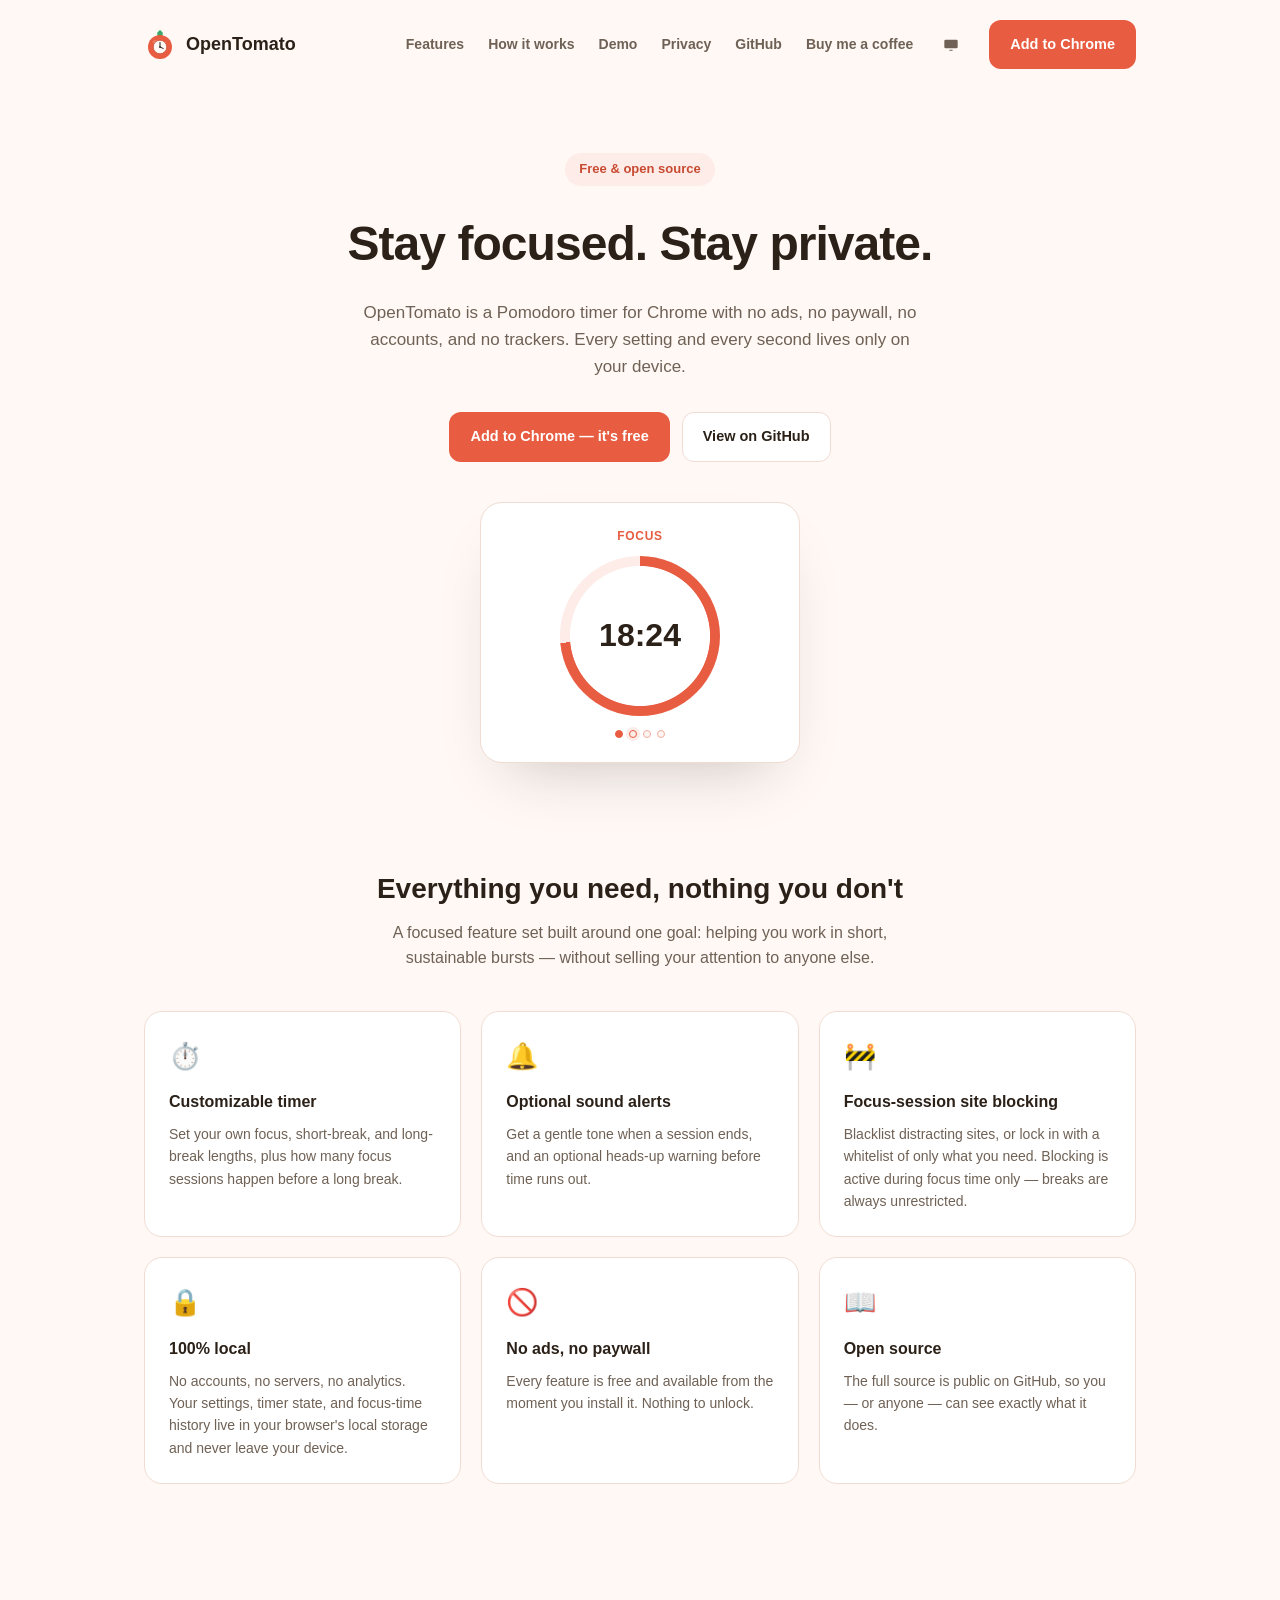
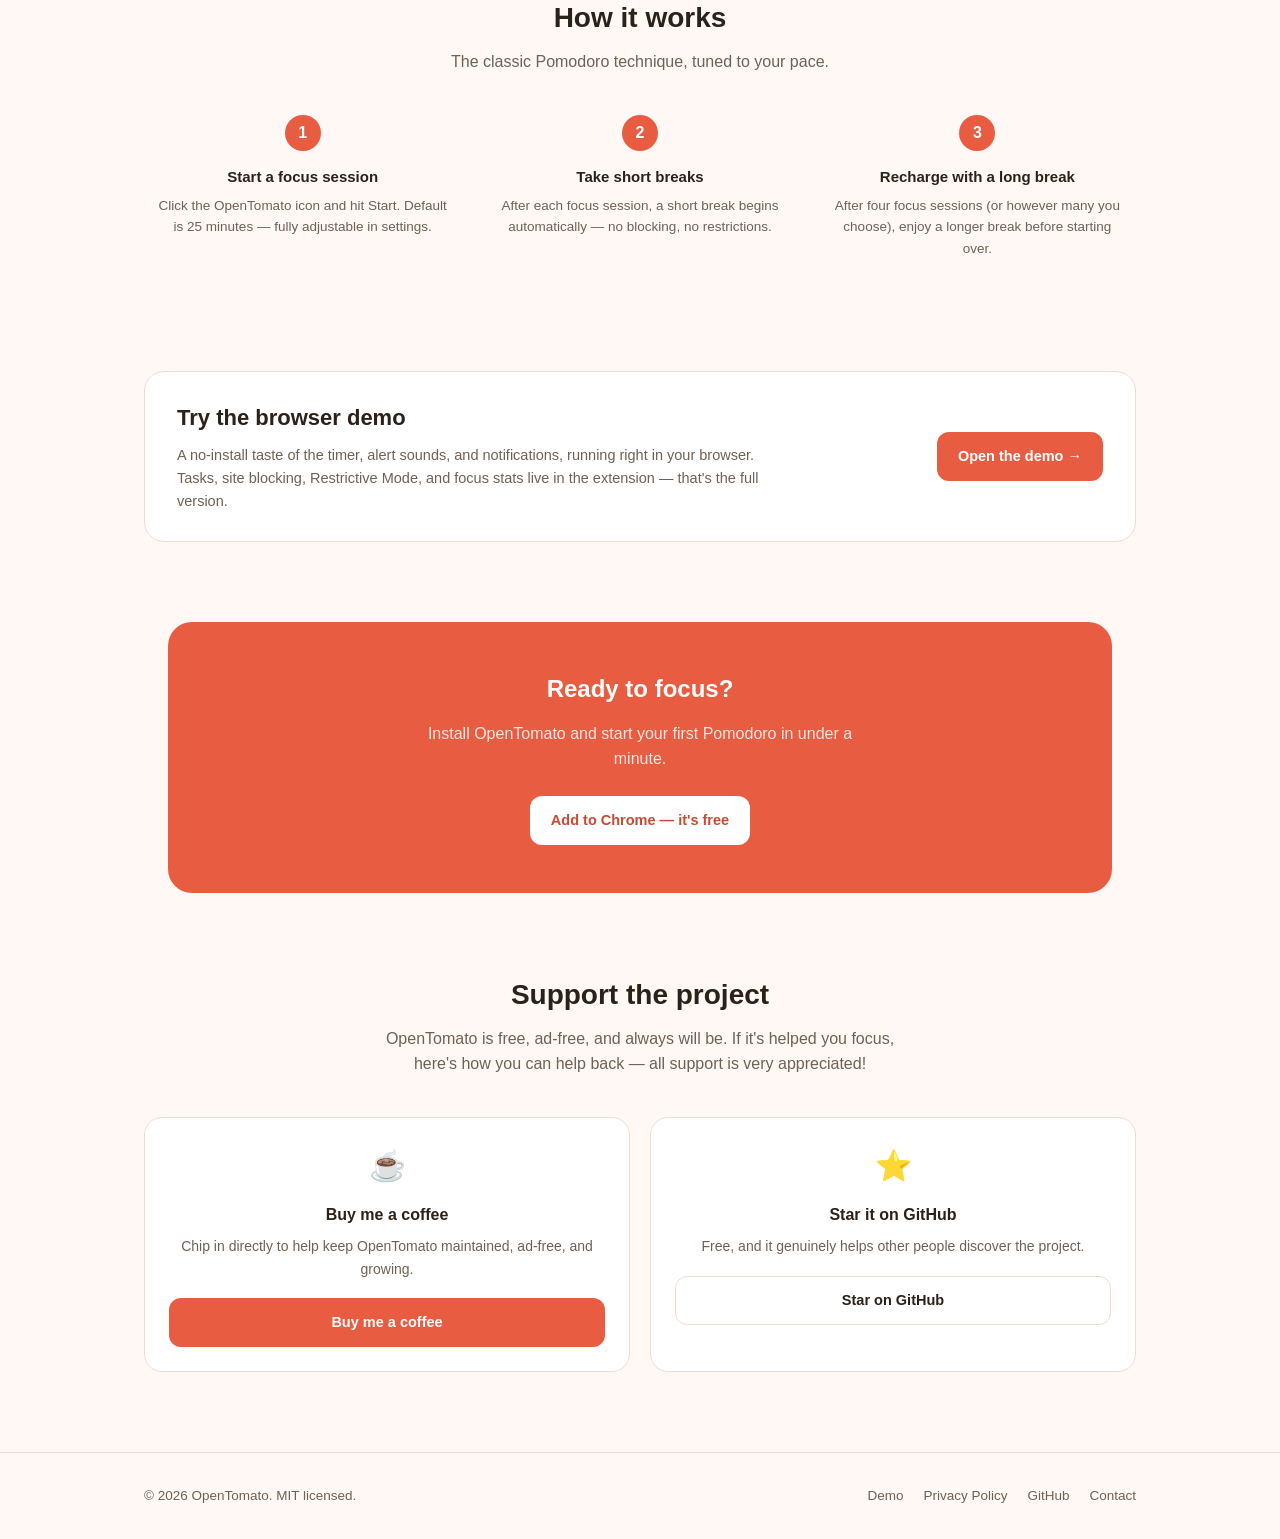
<file: index.html>
<!DOCTYPE html>
<html lang="en">
  <head>
    <meta charset="utf-8" />
    <meta name="viewport" content="width=device-width, initial-scale=1" />
    <title>OpenTomato — A privacy-first Pomodoro timer for Chrome</title>
    <meta
      name="description"
      content="OpenTomato is a free, open-source Pomodoro timer extension for Chrome with customizable timers, sound alerts, and focus-session site blocking. No ads, no accounts, no tracking."
    />
    <link rel="icon" href="assets/logo.svg" type="image/svg+xml" />
    <link rel="stylesheet" href="assets/style.css" />
    <script src="assets/theme.js"></script>
    <script src="assets/config.js"></script>
  </head>
  <body>
    <nav class="site-nav">
      <div class="container nav-inner">
        <a href="index.html" class="brand">
          <img src="assets/logo.svg" alt="" />
          OpenTomato
        </a>
        <div class="nav-links">
          <a href="#features">Features</a>
          <a href="#how-it-works">How it works</a>
          <a href="app.html">Demo</a>
          <a href="privacy.html">Privacy</a>
          <a href="https://github.com/cksarge/OpenTomato" target="_blank" rel="noopener">GitHub</a>
          <a href="https://buymeacoffee.com/cksarge" target="_blank" rel="noopener">Buy me a coffee</a>
          <button id="theme-toggle-btn" class="icon-btn" title="Toggle theme" aria-label="Toggle theme"></button>
          <!-- URL filled in from assets/config.js once OpenTomato is on the Web Store -->
          <a href="#" data-store-link class="btn btn-primary">Add to Chrome</a>
        </div>
      </div>
    </nav>

    <header class="hero">
      <div class="container">
        <span class="badge">Free &amp; open source</span>
        <h1>Stay focused. Stay private.</h1>
        <p class="lead">
          OpenTomato is a Pomodoro timer for Chrome with no ads, no paywall, no accounts, and no
          trackers. Every setting and every second lives only on your device.
        </p>
        <div class="hero-actions">
          <!-- URL filled in from assets/config.js once OpenTomato is on the Web Store -->
          <a href="#" data-store-link class="btn btn-primary">Add to Chrome — it's free</a>
          <a href="https://github.com/cksarge/OpenTomato" target="_blank" rel="noopener" class="btn btn-secondary"
            >View on GitHub</a
          >
        </div>

        <div class="hero-mockup" aria-hidden="true">
          <div class="mockup-phase">Focus</div>
          <div class="mockup-ring">18:24</div>
          <div class="mockup-dots">
            <span class="filled"></span>
            <span class="active"></span>
            <span></span>
            <span></span>
          </div>
        </div>
      </div>
    </header>

    <section class="section" id="features">
      <div class="container">
        <h2>Everything you need, nothing you don't</h2>
        <p class="section-lead">
          A focused feature set built around one goal: helping you work in short, sustainable
          bursts — without selling your attention to anyone else.
        </p>
        <div class="feature-grid">
          <div class="feature-card">
            <div class="icon">⏱️</div>
            <h3>Customizable timer</h3>
            <p>
              Set your own focus, short-break, and long-break lengths, plus how many focus
              sessions happen before a long break.
            </p>
          </div>
          <div class="feature-card">
            <div class="icon">🔔</div>
            <h3>Optional sound alerts</h3>
            <p>
              Get a gentle tone when a session ends, and an optional heads-up warning before time
              runs out.
            </p>
          </div>
          <div class="feature-card">
            <div class="icon">🚧</div>
            <h3>Focus-session site blocking</h3>
            <p>
              Blacklist distracting sites, or lock in with a whitelist of only what you need.
              Blocking is active during focus time only — breaks are always unrestricted.
            </p>
          </div>
          <div class="feature-card">
            <div class="icon">🔒</div>
            <h3>100% local</h3>
            <p>
              No accounts, no servers, no analytics. Your settings, timer state, and focus-time
              history live in your browser's local storage and never leave your device.
            </p>
          </div>
          <div class="feature-card">
            <div class="icon">🚫</div>
            <h3>No ads, no paywall</h3>
            <p>Every feature is free and available from the moment you install it. Nothing to unlock.</p>
          </div>
          <div class="feature-card">
            <div class="icon">📖</div>
            <h3>Open source</h3>
            <p>
              The full source is public on GitHub, so you — or anyone — can see exactly what it
              does.
            </p>
          </div>
        </div>
      </div>
    </section>

    <section class="section" id="how-it-works">
      <div class="container">
        <h2>How it works</h2>
        <p class="section-lead">The classic Pomodoro technique, tuned to your pace.</p>
        <div class="steps">
          <div class="step">
            <div class="step-number"></div>
            <h3>Start a focus session</h3>
            <p>Click the OpenTomato icon and hit Start. Default is 25 minutes — fully adjustable in settings.</p>
          </div>
          <div class="step">
            <div class="step-number"></div>
            <h3>Take short breaks</h3>
            <p>After each focus session, a short break begins automatically — no blocking, no restrictions.</p>
          </div>
          <div class="step">
            <div class="step-number"></div>
            <h3>Recharge with a long break</h3>
            <p>After four focus sessions (or however many you choose), enjoy a longer break before starting over.</p>
          </div>
        </div>
      </div>
    </section>

    <section class="section">
      <div class="container">
        <div class="web-cta">
          <div class="web-cta-text">
            <h2>Try the browser demo</h2>
            <p>
              A no-install taste of the timer, alert sounds, and notifications, running right in
              your browser. Tasks, site blocking, Restrictive Mode, and focus stats live in the
              extension — that's the full version.
            </p>
          </div>
          <a href="app.html" class="btn btn-primary">Open the demo →</a>
        </div>
      </div>
    </section>

    <section class="container">
      <div class="cta-band">
        <h2>Ready to focus?</h2>
        <p>Install OpenTomato and start your first Pomodoro in under a minute.</p>
        <!-- URL filled in from assets/config.js once OpenTomato is on the Web Store -->
        <a href="#" data-store-link class="btn btn-secondary">Add to Chrome — it's free</a>
      </div>
    </section>

    <section class="section" id="support">
      <div class="container">
        <h2>Support the project</h2>
        <p class="section-lead">
          OpenTomato is free, ad-free, and always will be. If it's helped you focus, here's how you
          can help back — all support is very appreciated!
        </p>
        <div class="support-grid">
          <div class="feature-card support-card">
            <div class="icon">☕</div>
            <h3>Buy me a coffee</h3>
            <p>Chip in directly to help keep OpenTomato maintained, ad-free, and growing.</p>
            <a href="https://buymeacoffee.com/cksarge" target="_blank" rel="noopener" class="btn btn-primary"
              >Buy me a coffee</a
            >
          </div>
          <div class="feature-card support-card">
            <div class="icon">⭐</div>
            <h3>Star it on GitHub</h3>
            <p>Free, and it genuinely helps other people discover the project.</p>
            <a href="https://github.com/cksarge/OpenTomato" target="_blank" rel="noopener" class="btn btn-secondary"
              >Star on GitHub</a
            >
          </div>
        </div>
      </div>
    </section>

    <footer class="site-footer">
      <div class="container footer-inner">
        <span>© 2026 OpenTomato. MIT licensed.</span>
        <div class="footer-links">
          <a href="app.html">Demo</a>
          <a href="privacy.html">Privacy Policy</a>
          <a href="https://github.com/cksarge/OpenTomato" target="_blank" rel="noopener">GitHub</a>
          <a href="mailto:carterkcoding@gmail.com">Contact</a>
        </div>
      </div>
    </footer>
  </body>
</html>
</file>
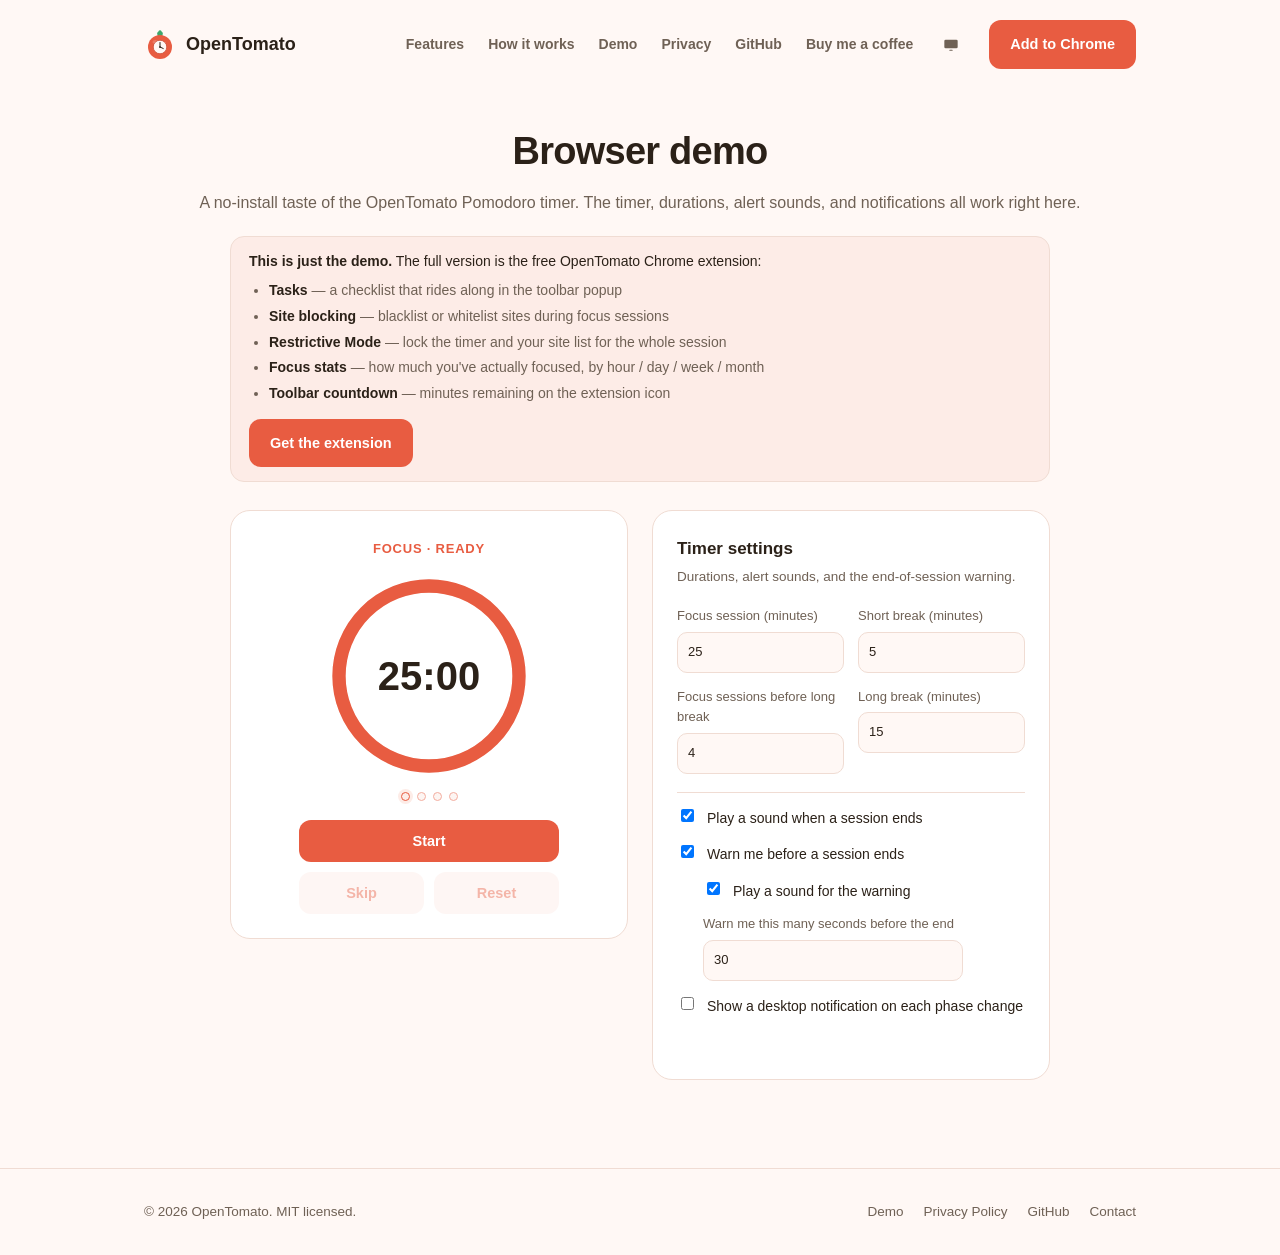
<file: app.html>
<!DOCTYPE html>
<html lang="en">
  <head>
    <meta charset="utf-8" />
    <meta name="viewport" content="width=device-width, initial-scale=1" />
    <title>Demo · OpenTomato</title>
    <meta
      name="description"
      content="A free browser demo of the OpenTomato Pomodoro timer — customizable focus and break durations, alert sounds, and desktop notifications. Tasks, site blocking, Restrictive Mode, and focus stats are in the Chrome extension."
    />
    <link rel="icon" href="assets/logo.svg" type="image/svg+xml" />
    <link rel="stylesheet" href="assets/style.css" />
    <link rel="stylesheet" href="assets/app.css" />
    <script src="assets/theme.js"></script>
    <script src="assets/config.js"></script>
  </head>
  <body>
    <nav class="site-nav">
      <div class="container nav-inner">
        <a href="index.html" class="brand">
          <img src="assets/logo.svg" alt="" />
          OpenTomato
        </a>
        <div class="nav-links">
          <a href="index.html#features">Features</a>
          <a href="index.html#how-it-works">How it works</a>
          <a href="app.html" aria-current="page">Demo</a>
          <a href="privacy.html">Privacy</a>
          <a href="https://github.com/cksarge/OpenTomato" target="_blank" rel="noopener">GitHub</a>
          <a href="https://buymeacoffee.com/cksarge" target="_blank" rel="noopener">Buy me a coffee</a>
          <button id="theme-toggle-btn" class="icon-btn" title="Toggle theme" aria-label="Toggle theme"></button>
          <!-- URL filled in from assets/config.js once OpenTomato is on the Web Store -->
          <a href="#" data-store-link class="btn btn-primary">Add to Chrome</a>
        </div>
      </div>
    </nav>

    <main class="container app-main">
      <header class="app-head">
        <h1>Browser demo</h1>
        <p class="app-sub">
          A no-install taste of the OpenTomato Pomodoro timer. The timer, durations, alert sounds,
          and notifications all work right here.
        </p>
      </header>

      <!-- Filled in by assets/app.js: a feature list when the extension isn't
           detected, or "open the extension's settings" when it is. -->
      <div class="app-callout" id="ext-callout">
        <strong>This is just the demo.</strong> The full version — with tasks, site blocking,
        Restrictive Mode, and focus stats — is the free OpenTomato Chrome extension.
      </div>

      <div class="app-layout">
        <section class="timer-card" id="timer-card" data-phase="work">
          <p class="phase-label" id="phase-label">Focus</p>
          <div class="ring-wrap">
            <svg class="ring" viewBox="0 0 120 120" aria-hidden="true">
              <circle class="ring-track" cx="60" cy="60" r="54" />
              <circle class="ring-progress" id="ring-progress" cx="60" cy="60" r="54" />
            </svg>
            <div class="time-display" id="time-display">25:00</div>
          </div>
          <div class="cycle-dots" id="cycle-dots" aria-hidden="true"></div>

          <div class="timer-controls">
            <div class="primary-row">
              <button id="primary-btn" type="button" class="btn primary-btn">Start</button>
            </div>
            <div class="secondary-row">
              <button id="skip-btn" type="button" class="btn btn-soft" disabled>Skip</button>
              <button id="reset-btn" type="button" class="btn btn-soft" disabled>Reset</button>
            </div>
          </div>
        </section>

        <section class="settings-card">
          <h2>Timer settings</h2>
          <p class="settings-sub">Durations, alert sounds, and the end-of-session warning.</p>

          <form id="settings-form" autocomplete="off">
            <div class="field-grid">
              <label class="field">
                <span>Focus session (minutes)</span>
                <input type="number" id="workMinutes" min="1" max="180" step="1" />
              </label>
              <label class="field">
                <span>Short break (minutes)</span>
                <input type="number" id="restMinutes" min="1" max="60" step="1" />
              </label>
              <label class="field">
                <span>Focus sessions before long break</span>
                <input type="number" id="cyclesBeforeLongBreak" min="1" max="12" step="1" />
              </label>
              <label class="field">
                <span>Long break (minutes)</span>
                <input type="number" id="longBreakMinutes" min="1" max="120" step="1" />
              </label>
            </div>

            <hr class="settings-divider" />

            <label class="toggle-row">
              <input type="checkbox" id="soundOnEnd" />
              <span>Play a sound when a session ends</span>
            </label>

            <label class="toggle-row">
              <input type="checkbox" id="warningEnabled" />
              <span>Warn me before a session ends</span>
            </label>
            <div id="warning-detail">
              <label class="toggle-row indent">
                <input type="checkbox" id="soundOnWarning" />
                <span>Play a sound for the warning</span>
              </label>
              <label class="field" style="margin: 12px 0 0 26px; max-width: 260px">
                <span>Warn me this many seconds before the end</span>
                <input type="number" id="warningSeconds" min="5" max="120" step="5" />
              </label>
            </div>

            <label class="toggle-row" id="notify-row">
              <input type="checkbox" id="notificationsEnabled" />
              <span>Show a desktop notification on each phase change</span>
            </label>
            <p class="hint muted-note" id="notify-hint" hidden>
              Your browser blocked notifications for this site. Allow them in the site settings, then
              turn this back on.
            </p>

            <div class="settings-foot">
              <span class="saved-indicator" id="saved-indicator" aria-live="polite">Saved</span>
            </div>
          </form>
        </section>
      </div>
    </main>

    <footer class="site-footer">
      <div class="container footer-inner">
        <span>© 2026 OpenTomato. MIT licensed.</span>
        <div class="footer-links">
          <a href="app.html">Demo</a>
          <a href="privacy.html">Privacy Policy</a>
          <a href="https://github.com/cksarge/OpenTomato" target="_blank" rel="noopener">GitHub</a>
          <a href="mailto:carterkcoding@gmail.com">Contact</a>
        </div>
      </div>
    </footer>

    <script src="assets/app.js"></script>
  </body>
</html>
</file>
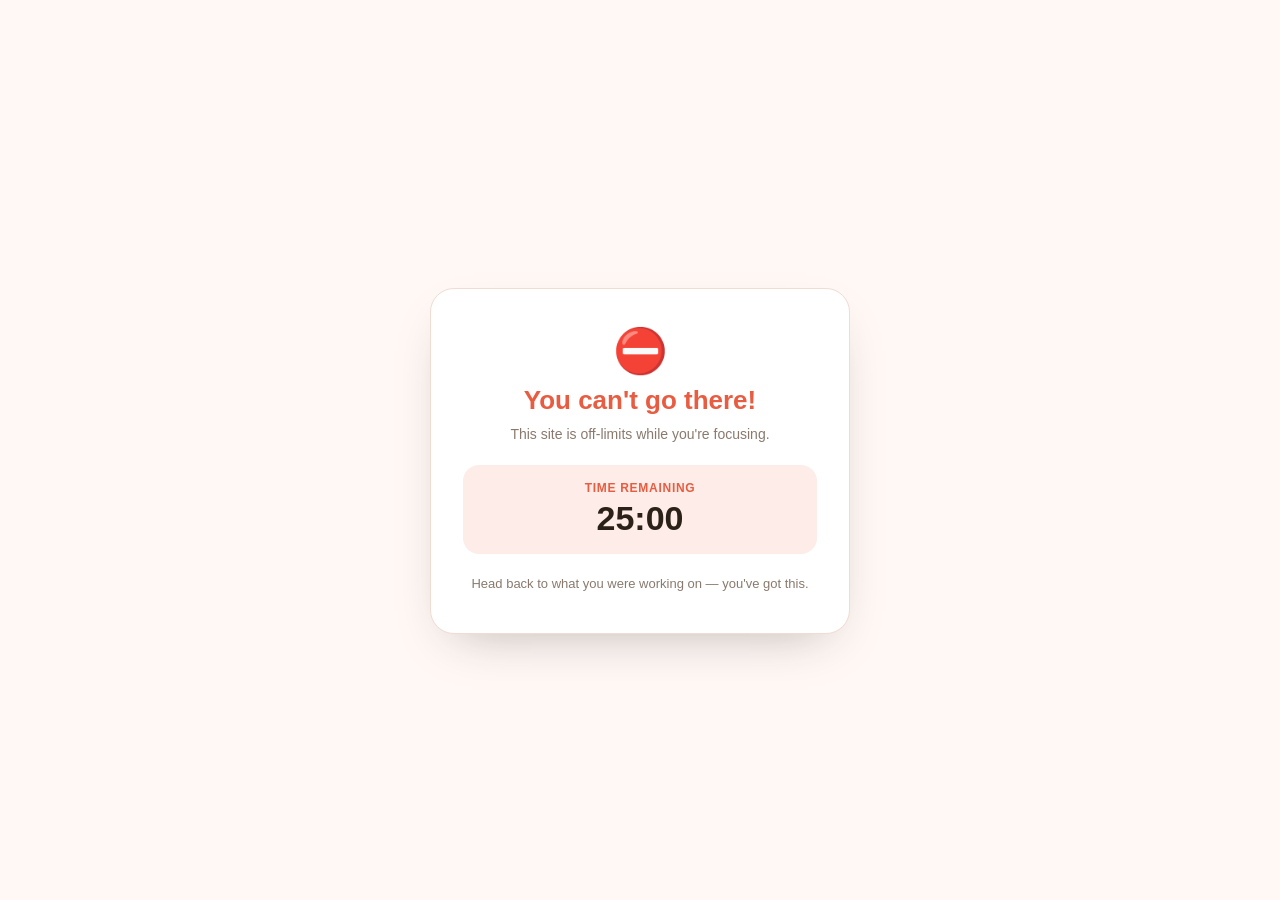
<file: blocked/blocked.html>
<!DOCTYPE html>
<html lang="en">
  <head>
    <meta charset="utf-8" />
    <title>Blocked — OpenTomato</title>
    <link rel="stylesheet" href="blocked.css" />
  </head>
  <body>
    <div class="page">
      <div class="topbar">
        <button id="theme-toggle-btn" class="icon-btn" title="Toggle theme" aria-label="Toggle theme"></button>
      </div>
      <main class="card" id="card">
        <div class="icon" aria-hidden="true">⛔</div>
        <h1 id="headline">You can't go there!</h1>
        <p id="message">This site is off-limits while you're focusing.</p>
        <div class="time-remaining" id="time-remaining">
          <span class="label">Time remaining</span>
          <span class="value" id="time-value">25:00</span>
        </div>
        <p class="hint" id="hint">Head back to what you were working on — you've got this.</p>
        <div class="actions" id="actions" hidden>
          <button type="button" id="back-btn" class="btn btn-primary" hidden>Back to the site</button>
          <button type="button" id="continue-btn" class="btn btn-ghost" hidden>Continue anyway</button>
        </div>
      </main>
    </div>
    <script type="module" src="blocked.js"></script>
  </body>
</html>
</file>
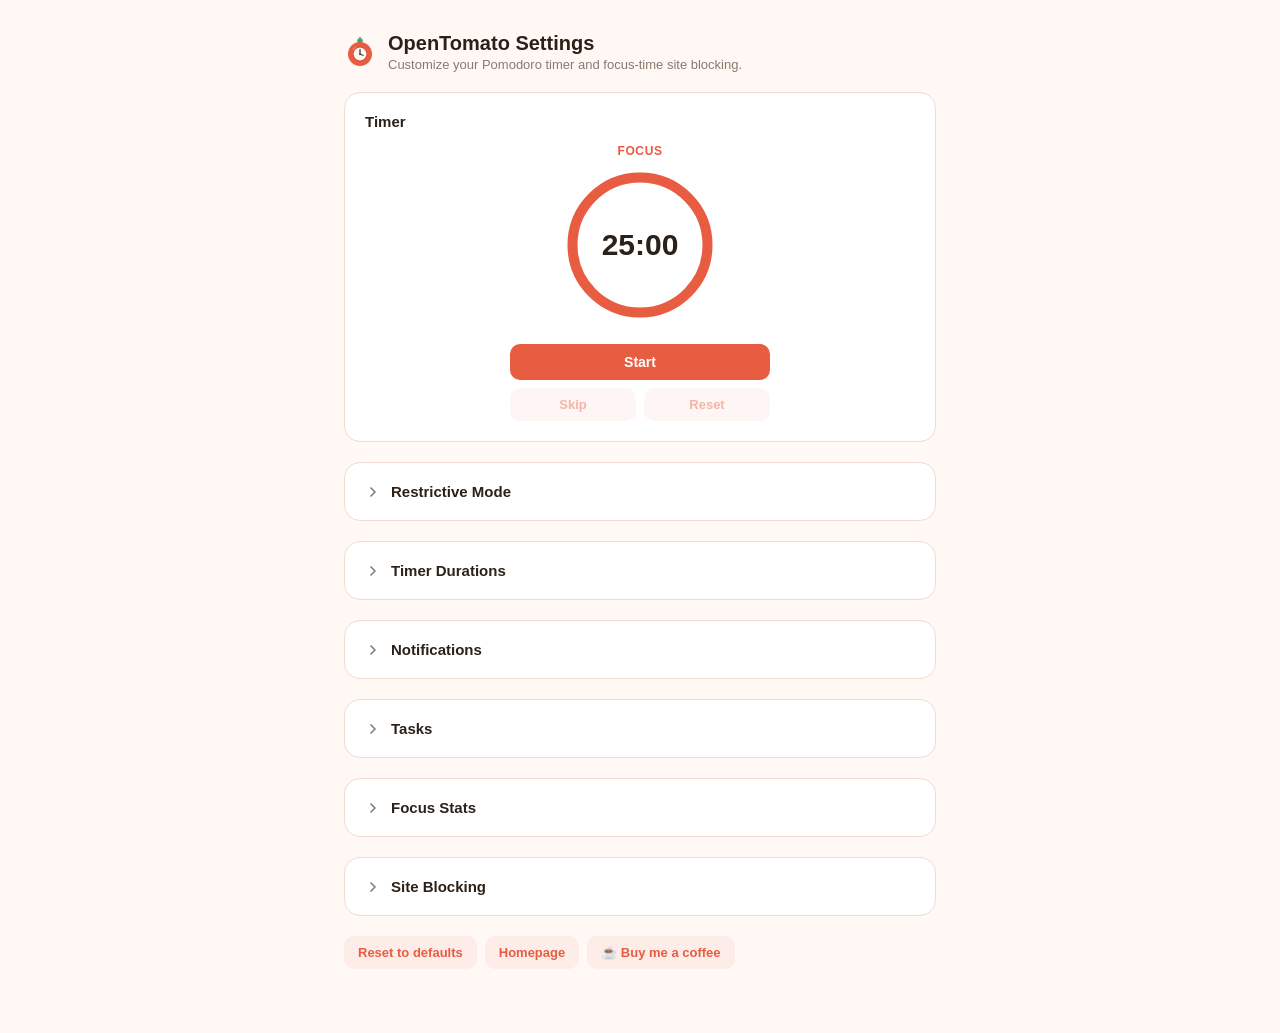
<file: options/options.html>
<!DOCTYPE html>
<html lang="en">
  <head>
    <meta charset="utf-8" />
    <title>OpenTomato Settings</title>
    <link rel="stylesheet" href="options.css" />
  </head>
  <body>
    <div class="page">
      <header class="page-header">
        <div class="page-header-main">
          <img src="../icons/icon48.png" alt="" width="32" height="32" />
          <div>
            <h1>OpenTomato Settings</h1>
            <p class="subtitle">Customize your Pomodoro timer and focus-time site blocking.</p>
          </div>
        </div>
        <button id="theme-toggle-btn" class="icon-btn" title="Toggle theme" aria-label="Toggle theme"></button>
      </header>

      <section class="card timer-card-section">
        <h2>Timer</h2>
        <div id="timer-panel"></div>
      </section>

      <details class="card">
        <summary class="card-summary">
          <svg class="card-chevron" viewBox="0 0 24 24" width="16" height="16" aria-hidden="true">
            <path fill="none" stroke="currentColor" stroke-width="2.5" stroke-linecap="round" stroke-linejoin="round" d="M9 6l6 6-6 6" />
          </svg>
          <h2>Restrictive Mode</h2>
        </summary>
        <div class="card-body">
<label class="toggle-row">
          <input type="checkbox" id="restrictiveMode" />
          <span>Enable restrictive mode</span>
        </label>
        <p class="hint">
          When restrictive mode is on, starting a focus session locks things down until that
          session ends:
        </p>
        <ul class="hint restrict-list">
          <li>Timer durations and every site-blocking setting are frozen.</li>
          <li>The timer can't be skipped — at all.</li>
          <li>
            The timer can only be reset while it's <em>paused</em>, and only after typing a
            confirmation phrase.
          </li>
          <li>Blocked pages lose their &ldquo;Continue anyway&rdquo; button.</li>
        </ul>
        <p class="hint lock-note" id="restrictive-active-note" hidden>
          🔒 A focus session is running — restrictive mode can't be changed until it ends.
        </p>
        </div>
      </details>

      <details class="card">
        <summary class="card-summary">
          <svg class="card-chevron" viewBox="0 0 24 24" width="16" height="16" aria-hidden="true">
            <path fill="none" stroke="currentColor" stroke-width="2.5" stroke-linecap="round" stroke-linejoin="round" d="M9 6l6 6-6 6" />
          </svg>
          <h2>Timer Durations</h2>
        </summary>
        <div class="card-body">
<div class="field-grid">
          <label class="field">
            <span>Focus session (minutes)</span>
            <input type="number" id="workMinutes" min="1" max="180" step="1" />
          </label>
          <label class="field">
            <span>Short break (minutes)</span>
            <input type="number" id="restMinutes" min="1" max="60" step="1" />
          </label>
          <label class="field">
            <span>Focus sessions before long break</span>
            <input type="number" id="cyclesBeforeLongBreak" min="1" max="12" step="1" />
          </label>
          <label class="field">
            <span>Long break (minutes)</span>
            <input type="number" id="longBreakMinutes" min="1" max="120" step="1" />
          </label>
        </div>
        <p class="hint lock-note" id="timer-lock-note" hidden>
          🔒 Locked while a focus session is running (restrictive mode).
        </p>
        </div>
      </details>

      <details class="card">
        <summary class="card-summary">
          <svg class="card-chevron" viewBox="0 0 24 24" width="16" height="16" aria-hidden="true">
            <path fill="none" stroke="currentColor" stroke-width="2.5" stroke-linecap="round" stroke-linejoin="round" d="M9 6l6 6-6 6" />
          </svg>
          <h2>Notifications</h2>
        </summary>
        <div class="card-body">
<label class="toggle-row">
          <input type="checkbox" id="soundOnEnd" />
          <span>Play a sound when a session ends</span>
        </label>
        <label class="toggle-row">
          <input type="checkbox" id="badgeCountdown" />
          <span>Show minutes remaining on the toolbar icon</span>
        </label>
        <label class="toggle-row">
          <input type="checkbox" id="warningEnabled" />
          <span>Warn me before a session ends</span>
        </label>
        <div class="field-grid indent" id="warning-detail">
          <label class="field">
            <span>Warning sound</span>
            <label class="toggle-row inline">
              <input type="checkbox" id="soundOnWarning" />
              <span>Play a sound for the warning</span>
            </label>
          </label>
          <label class="field">
            <span>Warn me this many seconds before the end</span>
            <input type="number" id="warningSeconds" min="5" max="120" step="5" />
          </label>
        </div>
        </div>
      </details>

      <details class="card">
        <summary class="card-summary">
          <svg class="card-chevron" viewBox="0 0 24 24" width="16" height="16" aria-hidden="true">
            <path fill="none" stroke="currentColor" stroke-width="2.5" stroke-linecap="round" stroke-linejoin="round" d="M9 6l6 6-6 6" />
          </svg>
          <h2>Tasks</h2>
        </summary>
        <div class="card-body">
<p class="hint">
          A checklist that shows in the popup. Check items off from the popup or here; add,
          rename, and remove them here.
        </p>
        <ul class="task-list" id="task-list"></ul>
        <p class="empty-hint" id="task-empty-hint">No tasks yet.</p>
        <div class="list-add-row">
          <input type="text" id="task-input" placeholder="Add a task" maxlength="200" />
          <button type="button" id="add-task-btn" class="btn btn-primary">Add</button>
        </div>
        <div class="task-foot" id="task-foot" hidden>
          <span class="hint" id="task-count-line"></span>
          <div class="task-foot-actions">
            <button type="button" id="clear-done-btn" class="btn btn-ghost">Clear completed</button>
            <button type="button" id="clear-all-btn" class="btn btn-ghost">Clear all</button>
          </div>
        </div>
        </div>
      </details>

      <details class="card">
        <summary class="card-summary">
          <svg class="card-chevron" viewBox="0 0 24 24" width="16" height="16" aria-hidden="true">
            <path fill="none" stroke="currentColor" stroke-width="2.5" stroke-linecap="round" stroke-linejoin="round" d="M9 6l6 6-6 6" />
          </svg>
          <h2>Focus Stats</h2>
        </summary>
        <div class="card-body">
<p class="hint">
          Counts the time you actually spend in focus sessions. Pick the window the popup's
          running total adds up over, or reset it whenever you want a fresh start.
        </p>
        <div class="field-grid">
          <label class="field">
            <span>Popup total covers</span>
            <select id="statsWindow">
              <option value="hour">The current hour</option>
              <option value="day">Today</option>
              <option value="week">This week</option>
              <option value="month">This month</option>
              <option value="all">Since I last reset it</option>
            </select>
          </label>
        </div>
        <p class="hint" id="focus-total-line"></p>
        <div>
          <button type="button" id="reset-stats-btn" class="btn btn-ghost">Reset focus total</button>
        </div>
        </div>
      </details>

      <details class="card">
        <summary class="card-summary">
          <svg class="card-chevron" viewBox="0 0 24 24" width="16" height="16" aria-hidden="true">
            <path fill="none" stroke="currentColor" stroke-width="2.5" stroke-linecap="round" stroke-linejoin="round" d="M9 6l6 6-6 6" />
          </svg>
          <h2>Site Blocking</h2>
        </summary>
        <div class="card-body">
<p class="hint" id="blocking-hint">
          Blocking only applies during focus sessions — never during breaks. The blacklist and
          whitelist keep separate lists. Enter one domain per site (e.g. <code>youtube.com</code>);
          subdomains are matched automatically.
        </p>
        <div class="mode-row" role="radiogroup" aria-label="Blocking mode">
          <label class="radio-pill">
            <input type="radio" name="blockMode" value="off" />
            <span>Off</span>
          </label>
          <label class="radio-pill">
            <input type="radio" name="blockMode" value="blacklist" />
            <span>Blacklist</span>
          </label>
          <label class="radio-pill">
            <input type="radio" name="blockMode" value="whitelist" />
            <span>Whitelist</span>
          </label>
        </div>
        <p class="hint" id="mode-explainer"></p>

        <div class="list-editor" id="list-editor">
          <div class="list-add-row">
            <input type="text" id="site-input" placeholder="e.g. youtube.com" />
            <button type="button" id="add-site-btn" class="btn btn-primary">Add</button>
          </div>
          <ul class="site-list" id="site-list"></ul>
          <p class="empty-hint" id="empty-hint">No sites added yet.</p>
        </div>

        <p class="hint" id="folders-hint">Or quick-add a whole category:</p>
        <div class="site-folders" id="site-folders"></div>

        <p class="hint lock-note" id="blocking-lock-note" hidden>
          🔒 Locked while a focus session is running (restrictive mode).
        </p>
        </div>
      </details>

      <div class="footer-row">
        <div class="footer-actions">
          <button type="button" id="reset-defaults-btn" class="btn btn-ghost">Reset to defaults</button>
          <a href="https://cksarge.github.io/OpenTomato/" target="_blank" rel="noopener" class="btn btn-ghost">Homepage</a>
          <a href="https://buymeacoffee.com/cksarge" target="_blank" rel="noopener" class="btn btn-ghost">☕ Buy me a coffee</a>
        </div>
        <div class="footer-right">
          <span class="version-line" id="version-line"></span>
          <span class="saved-indicator" id="saved-indicator" aria-live="polite"></span>
        </div>
      </div>
    </div>
    <script type="module" src="options.js"></script>
  </body>
</html>
</file>
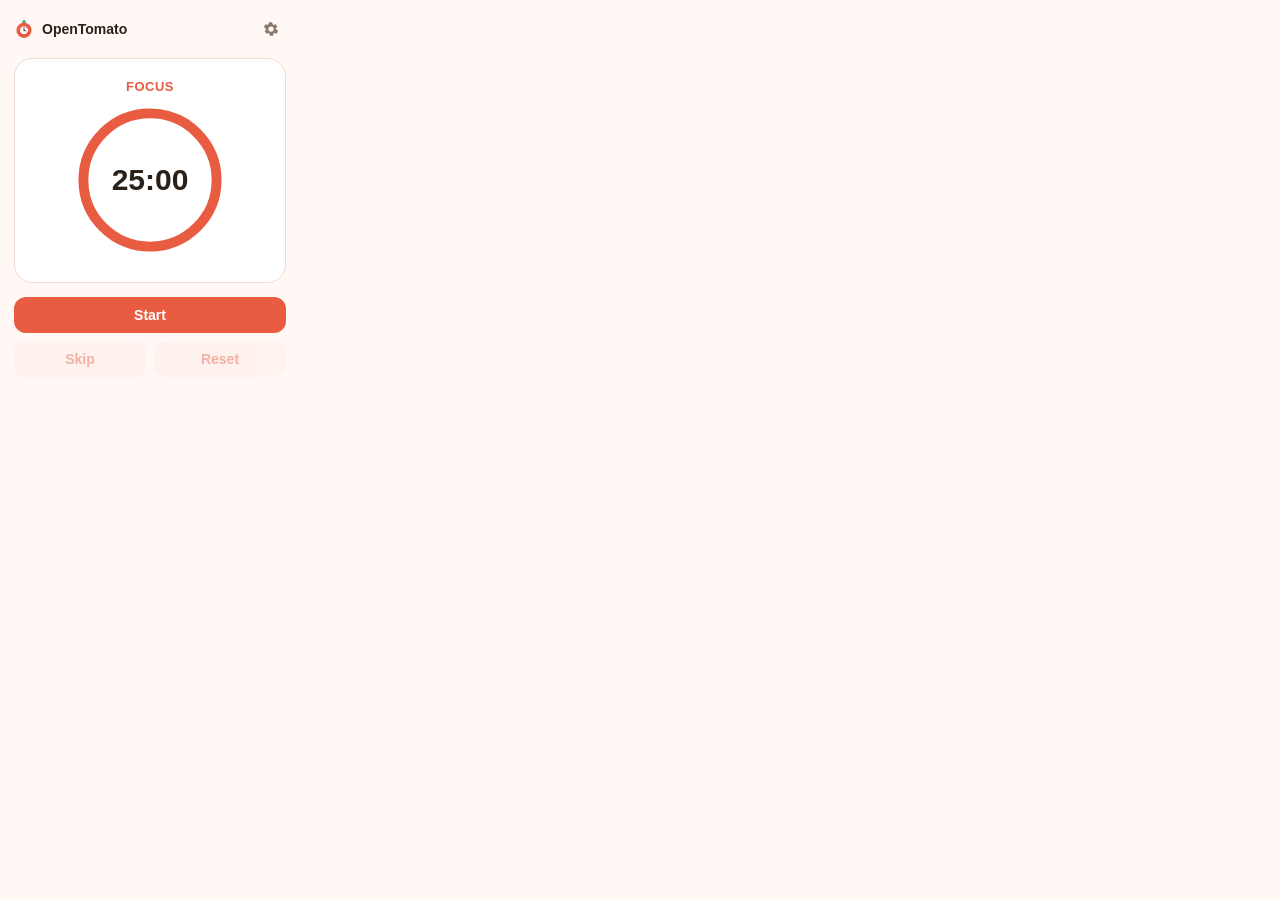
<file: popup/popup.html>
<!DOCTYPE html>
<html lang="en">
  <head>
    <meta charset="utf-8" />
    <title>OpenTomato</title>
    <link rel="stylesheet" href="popup.css" />
  </head>
  <body>
    <div class="popup">
      <header class="popup-header">
        <div class="brand">
          <img src="../icons/icon32.png" alt="" class="brand-icon" width="20" height="20" />
          <span class="brand-name">OpenTomato</span>
        </div>
        <div class="header-actions">
          <button id="theme-toggle-btn" class="icon-btn" title="Toggle theme" aria-label="Toggle theme"></button>
          <button id="settings-btn" class="icon-btn" title="Settings" aria-label="Open settings">
            <svg viewBox="0 0 24 24" width="18" height="18" aria-hidden="true">
              <path
                fill="currentColor"
                d="M12 15.5a3.5 3.5 0 1 0 0-7 3.5 3.5 0 0 0 0 7Zm7.4-3.5c0 .3 0 .6-.05.9l1.9 1.5a.5.5 0 0 1 .12.63l-1.8 3.1a.5.5 0 0 1-.6.22l-2.24-.9c-.47.36-.98.66-1.54.89l-.34 2.38a.5.5 0 0 1-.5.43h-3.6a.5.5 0 0 1-.5-.43l-.34-2.38a6.9 6.9 0 0 1-1.54-.89l-2.24.9a.5.5 0 0 1-.6-.22l-1.8-3.1a.5.5 0 0 1 .12-.63l1.9-1.5A6.9 6.9 0 0 1 4.6 12c0-.3.02-.6.06-.9l-1.9-1.5a.5.5 0 0 1-.12-.63l1.8-3.1a.5.5 0 0 1 .6-.22l2.24.9c.47-.36.98-.66 1.54-.89l.34-2.38a.5.5 0 0 1 .5-.43h3.6a.5.5 0 0 1 .5.43l.34 2.38c.56.23 1.07.53 1.54.89l2.24-.9a.5.5 0 0 1 .6.22l1.8 3.1a.5.5 0 0 1-.12.63l-1.9 1.5c.04.3.06.6.06.9Z"
              />
            </svg>
          </button>
        </div>
      </header>

      <main class="timer-card" id="timer-card" data-phase="work">
        <p class="phase-label" id="phase-label">Focus</p>
        <div class="ring-wrap">
          <svg class="ring" viewBox="0 0 120 120">
            <circle class="ring-track" cx="60" cy="60" r="54" />
            <circle class="ring-progress" id="ring-progress" cx="60" cy="60" r="54" />
          </svg>
          <div class="time-display" id="time-display">25:00</div>
        </div>
        <div class="cycle-dots" id="cycle-dots" aria-hidden="true"></div>
      </main>

      <div class="controls">
        <button id="primary-btn" class="btn btn-primary">Start</button>
        <div class="secondary-controls">
          <button id="skip-btn" class="btn btn-ghost" disabled>Skip</button>
          <button id="reset-btn" class="btn btn-ghost" disabled>Reset</button>
        </div>
      </div>

      <p class="restrict-note" id="restrict-note" hidden>
        🔒 Restrictive mode — no skipping; reset only while paused.
      </p>
      <p class="focus-stat" id="focus-stat" aria-live="polite"></p>

      <div class="tasks" id="tasks" hidden>
        <ul class="task-list" id="task-list"></ul>
        <button type="button" class="task-toggle" id="task-toggle" hidden>Show all</button>
      </div>

      <div class="reset-confirm" id="reset-confirm" hidden>
        <p>Restrictive mode is on. To reset the timer, type this exactly:</p>
        <p class="reset-phrase" id="reset-phrase">Yes, I want to reset the timer.</p>
        <input
          type="text"
          id="reset-confirm-input"
          placeholder="Type the phrase"
          autocomplete="off"
          autocapitalize="off"
          spellcheck="false"
        />
        <div class="reset-confirm-actions">
          <button type="button" id="reset-confirm-cancel" class="btn btn-ghost">Cancel</button>
          <button type="button" id="reset-confirm-go" class="btn btn-primary" disabled>Reset timer</button>
        </div>
      </div>
    </div>
    <script type="module" src="popup.js"></script>
  </body>
</html>
</file>
<file: assets/style.css>
:root {
  --color-work: #e85c41;
  --color-work-dark: #c94a32;
  --color-work-soft: #fdece7;
  --color-rest: #3fa66b;
  --color-rest-soft: #e9f7ef;
  --color-long-break: #3f7fd1;
  --color-long-break-soft: #eaf2fc;

  --bg: #fff8f5;
  --surface: #ffffff;
  --text: #2b2118;
  --text-muted: #6f6155;
  --border: #f0dcd3;

  color-scheme: light;
}

/* Dark mode: follows the OS/browser preference by default, or an explicit
   data-theme="dark"/"light" set by the toggle button (see assets/theme.js).
   Text goes noticeably lighter, not just the background going darker. */
@media (prefers-color-scheme: dark) {
  :root:not([data-theme="light"]) {
    --color-work: #ff7d61;
    --color-work-dark: #ffb4a0;
    --color-work-soft: #3a231d;
    --color-rest: #5cd08a;
    --color-rest-soft: #1c3226;
    --color-long-break: #6fa8ea;
    --color-long-break-soft: #1c2c3f;

    --bg: #1b1512;
    --surface: #241b17;
    --text: #f5ece6;
    --text-muted: #b7a99d;
    --border: #3a2c25;

    color-scheme: dark;
  }
}

:root[data-theme="dark"] {
  --color-work: #ff7d61;
  --color-work-dark: #ffb4a0;
  --color-work-soft: #3a231d;
  --color-rest: #5cd08a;
  --color-rest-soft: #1c3226;
  --color-long-break: #6fa8ea;
  --color-long-break-soft: #1c2c3f;

  --bg: #1b1512;
  --surface: #241b17;
  --text: #f5ece6;
  --text-muted: #b7a99d;
  --border: #3a2c25;

  color-scheme: dark;
}

:root[data-theme="light"] {
  color-scheme: light;
}

* {
  box-sizing: border-box;
}

html {
  scroll-behavior: smooth;
}

body {
  margin: 0;
  background: var(--bg);
  color: var(--text);
  font-family: -apple-system, BlinkMacSystemFont, "Segoe UI", Roboto, sans-serif;
  line-height: 1.6;
  transition: background 0.2s ease, color 0.2s ease;
}

a {
  color: var(--color-work-dark);
}

.container {
  max-width: 1040px;
  margin: 0 auto;
  padding: 0 24px;
}

/* Nav */
.site-nav {
  display: flex;
  align-items: center;
  justify-content: space-between;
  padding: 20px 0;
}

.nav-inner {
  display: flex;
  align-items: center;
  justify-content: space-between;
  width: 100%;
}

.brand {
  display: flex;
  align-items: center;
  gap: 10px;
  text-decoration: none;
  color: var(--text);
  font-weight: 800;
  font-size: 18px;
}

.brand img {
  width: 32px;
  height: 32px;
}

.nav-links {
  display: flex;
  align-items: center;
  flex-wrap: wrap;
  justify-content: flex-end;
  gap: 24px;
  font-size: 14px;
  font-weight: 600;
}

.nav-links a {
  color: var(--text-muted);
  text-decoration: none;
}

.nav-links a:hover {
  color: var(--color-work);
}

.nav-links .btn {
  color: #fff;
}

.icon-btn {
  border: none;
  background: transparent;
  color: var(--text-muted);
  cursor: pointer;
  padding: 6px;
  border-radius: 8px;
  font-size: 16px;
  line-height: 1;
  display: flex;
  align-items: center;
  justify-content: center;
  transition: background 0.15s, color 0.15s;
}

.icon-btn:hover {
  background: var(--color-work-soft);
  color: var(--color-work);
}

/* Buttons */
.btn {
  display: inline-flex;
  align-items: center;
  gap: 8px;
  border-radius: 12px;
  padding: 12px 20px;
  font-weight: 700;
  font-size: 14.5px;
  text-decoration: none;
  border: 1px solid transparent;
  transition: transform 0.12s ease, filter 0.15s ease;
}

.btn:active {
  transform: scale(0.98);
}

.btn-primary {
  background: var(--color-work);
  color: #fff !important;
}

.btn-primary:hover {
  filter: brightness(1.06);
}

.btn-secondary {
  background: var(--surface);
  border-color: var(--border);
  color: var(--text) !important;
}

.btn-secondary:hover {
  border-color: var(--color-work);
  color: var(--color-work) !important;
}

/* Hero */
.hero {
  padding: 64px 0 48px;
  text-align: center;
}

.hero .badge {
  display: inline-block;
  background: var(--color-work-soft);
  color: var(--color-work-dark);
  font-size: 13px;
  font-weight: 700;
  padding: 6px 14px;
  border-radius: 999px;
  margin-bottom: 20px;
}

.hero h1 {
  font-size: clamp(32px, 5vw, 48px);
  margin: 0 0 16px;
  letter-spacing: -0.02em;
}

.hero p.lead {
  max-width: 560px;
  margin: 0 auto 32px;
  color: var(--text-muted);
  font-size: 17px;
}

.hero-actions {
  display: flex;
  gap: 12px;
  justify-content: center;
  flex-wrap: wrap;
  margin-bottom: 40px;
}

.hero-mockup {
  max-width: 320px;
  margin: 0 auto;
  background: var(--surface);
  border: 1px solid var(--border);
  border-radius: 22px;
  padding: 24px;
  box-shadow: 0 30px 60px -30px rgba(43, 33, 24, 0.25);
}

.hero-mockup .mockup-phase {
  font-size: 12px;
  font-weight: 800;
  letter-spacing: 0.06em;
  text-transform: uppercase;
  color: var(--color-work);
  margin-bottom: 10px;
}

.hero-mockup .mockup-ring {
  width: 160px;
  height: 160px;
  margin: 0 auto 14px;
  border-radius: 50%;
  display: flex;
  align-items: center;
  justify-content: center;
  font-size: 32px;
  font-weight: 800;
  /* Same shape as the real popup countdown ring: starts at 12 o'clock and
     fills clockwise. 18:24 left out of a 25:00 session is 73.6% remaining. */
  background:
    radial-gradient(closest-side, var(--surface) 87%, transparent 88% 100%),
    conic-gradient(var(--color-work) 0% 73.6%, var(--color-work-soft) 73.6% 100%);
}

.hero-mockup .mockup-dots {
  display: flex;
  gap: 6px;
  justify-content: center;
}

/* Mirrors the real popup's cycle dots: a completed session is a solid dot,
   the session in progress is the outlined dot with a halo ring, and upcoming
   sessions are faint outlined dots. */
.hero-mockup .mockup-dots span {
  width: 8px;
  height: 8px;
  box-sizing: border-box;
  border-radius: 50%;
  background: var(--color-work-soft);
  border: 1.5px solid var(--color-work);
  opacity: 0.5;
}

.hero-mockup .mockup-dots span.filled {
  background: var(--color-work);
  opacity: 1;
}

.hero-mockup .mockup-dots span.active {
  opacity: 1;
  box-shadow: 0 0 0 3px var(--color-work-soft);
}

/* Feature grid */
.section {
  padding: 56px 0;
}

.section h2 {
  font-size: 28px;
  text-align: center;
  margin: 0 0 8px;
}

.section .section-lead {
  text-align: center;
  color: var(--text-muted);
  max-width: 520px;
  margin: 0 auto 40px;
}

.feature-grid {
  display: grid;
  grid-template-columns: repeat(3, 1fr);
  gap: 20px;
}

.feature-card {
  background: var(--surface);
  border: 1px solid var(--border);
  border-radius: 18px;
  padding: 24px;
}

.feature-card .icon {
  font-size: 26px;
  margin-bottom: 12px;
}

.feature-card h3 {
  margin: 0 0 8px;
  font-size: 16px;
}

.feature-card p {
  margin: 0;
  color: var(--text-muted);
  font-size: 14px;
}

/* Support */
.support-grid {
  display: grid;
  grid-template-columns: repeat(2, 1fr);
  gap: 20px;
}

.support-card {
  text-align: center;
}

.support-card .icon {
  font-size: 30px;
}

.support-card p {
  margin-bottom: 18px;
}

.support-card .btn {
  width: 100%;
  justify-content: center;
}

/* How it works */
.steps {
  display: grid;
  grid-template-columns: repeat(3, 1fr);
  gap: 20px;
  counter-reset: step;
}

.step {
  text-align: center;
  padding: 0 12px;
}

.step .step-number {
  counter-increment: step;
  width: 36px;
  height: 36px;
  border-radius: 50%;
  background: var(--color-work);
  color: #fff;
  display: flex;
  align-items: center;
  justify-content: center;
  font-weight: 800;
  margin: 0 auto 14px;
}

.step .step-number::before {
  content: counter(step);
}

.step h3 {
  margin: 0 0 6px;
  font-size: 15px;
}

.step p {
  margin: 0;
  color: var(--text-muted);
  font-size: 13.5px;
}

/* CTA band */
.cta-band {
  background: var(--color-work);
  border-radius: 24px;
  padding: 48px 32px;
  text-align: center;
  color: #fff;
  margin: 24px;
}

.cta-band h2 {
  color: #fff;
  margin: 0 0 12px;
}

.cta-band p {
  color: rgba(255, 255, 255, 0.85);
  max-width: 480px;
  margin: 0 auto 24px;
}

.cta-band .btn-secondary {
  /* This button's background is deliberately always white (for contrast
     against the always-orange band), so its text must stay a fixed dark
     color too — not var(--text), which flips to a light color in dark mode
     and would otherwise render white-on-white. */
  background: #fff;
  border-color: transparent;
  color: #c94a32 !important;
}

/* Footer */
.site-footer {
  border-top: 1px solid var(--border);
  padding: 32px 0;
  margin-top: 24px;
}

.footer-inner {
  display: flex;
  align-items: center;
  justify-content: space-between;
  flex-wrap: wrap;
  gap: 16px;
  font-size: 13.5px;
  color: var(--text-muted);
}

.footer-links {
  display: flex;
  gap: 20px;
}

.footer-links a {
  color: var(--text-muted);
  text-decoration: none;
}

.footer-links a:hover {
  color: var(--color-work);
}

/* Privacy policy page */
.policy-page {
  padding: 48px 0 80px;
}

.policy-card {
  background: var(--surface);
  border: 1px solid var(--border);
  border-radius: 20px;
  padding: 40px;
  max-width: 760px;
  margin: 0 auto;
}

.policy-card h1 {
  margin-top: 0;
}

.policy-card h2 {
  font-size: 19px;
  margin-top: 32px;
}

.policy-card h3 {
  font-size: 16px;
}

.policy-card p,
.policy-card li {
  color: var(--text-muted);
  font-size: 15px;
}

.policy-card code {
  background: var(--color-work-soft);
  color: var(--color-work-dark);
  padding: 1px 6px;
  border-radius: 6px;
  font-size: 0.9em;
}

.policy-loading,
.policy-error {
  text-align: center;
  color: var(--text-muted);
  padding: 40px 0;
}

/* "Use the Web Timer" callout on the homepage */
.web-cta {
  display: flex;
  align-items: center;
  justify-content: space-between;
  gap: 24px;
  flex-wrap: wrap;
  background: var(--surface);
  border: 1px solid var(--border);
  border-radius: 20px;
  padding: 28px 32px;
}

.web-cta-text {
  max-width: 620px;
}

.web-cta h2 {
  margin: 0 0 8px;
  font-size: 22px;
  text-align: left;
}

.web-cta p {
  margin: 0;
  color: var(--text-muted);
  font-size: 14.5px;
}

.web-cta .btn {
  flex: 0 0 auto;
  white-space: nowrap;
}

@media (max-width: 720px) {
  .feature-grid,
  .steps,
  .support-grid {
    grid-template-columns: 1fr;
  }

  .nav-links {
    gap: 14px;
  }

  .web-cta {
    padding: 24px;
  }
}
</file>
<file: assets/app.css>
/* OpenTomato Web Timer page — timer card + settings, built on the shared
   brand tokens in style.css. */

.app-main {
  padding: 32px 0 64px;
}

.app-head {
  text-align: center;
  margin-bottom: 20px;
}

.app-head h1 {
  font-size: clamp(28px, 4vw, 38px);
  margin: 0 0 8px;
  letter-spacing: -0.02em;
}

.app-head .app-sub {
  color: var(--text-muted);
  margin: 0;
  font-size: 16px;
}

/* "This is the web version / synced" callout */
.app-callout {
  max-width: 820px;
  margin: 0 auto 28px;
  background: var(--color-work-soft);
  color: var(--text);
  border: 1px solid var(--border);
  border-radius: 14px;
  padding: 14px 18px;
  font-size: 14px;
  line-height: 1.55;
}

/* Shown when the OpenTomato extension is detected on the page. */
.app-callout--ext {
  background: var(--color-rest-soft);
}

.app-callout strong {
  color: var(--text);
}

.app-callout-title {
  margin: 0 0 8px;
}

.app-callout-list {
  margin: 0 0 12px;
  padding-left: 20px;
  display: flex;
  flex-direction: column;
  gap: 4px;
}

.app-callout-list li {
  color: var(--text-muted);
}

.app-callout-list strong {
  color: var(--text);
}

/* The "get the extension" call to action inside the callout. Rendered as a
   .btn by renderCallout(); this just adds spacing. */
a.app-callout-link {
  margin-top: 2px;
}

/* Layout: timer beside settings on wide screens, stacked on narrow */
.app-layout {
  display: grid;
  grid-template-columns: minmax(0, 1fr) minmax(0, 1fr);
  gap: 24px;
  align-items: start;
  max-width: 820px;
  margin: 0 auto;
}

@media (max-width: 780px) {
  .app-layout {
    grid-template-columns: 1fr;
  }
}

/* ---- timer card (mirrors the extension popup) ---- */

.timer-card {
  background: var(--surface);
  border: 1px solid var(--border);
  border-radius: 20px;
  padding: 28px 24px 24px;
  display: flex;
  flex-direction: column;
  align-items: center;
  gap: 16px;
  --accent: var(--color-work);
  --accent-soft: var(--color-work-soft);
  transition: background 0.25s ease;
}

.timer-card[data-phase="work"] {
  --accent: var(--color-work);
  --accent-soft: var(--color-work-soft);
}
.timer-card[data-phase="rest"] {
  --accent: var(--color-rest);
  --accent-soft: var(--color-rest-soft);
}
.timer-card[data-phase="long-break"] {
  --accent: var(--color-long-break);
  --accent-soft: var(--color-long-break-soft);
}

.timer-card .phase-label {
  margin: 0;
  font-size: 13px;
  font-weight: 800;
  letter-spacing: 0.06em;
  text-transform: uppercase;
  color: var(--accent);
}

.ring-wrap {
  position: relative;
  width: 200px;
  height: 200px;
}

.ring {
  width: 100%;
  height: 100%;
  transform: rotate(-90deg);
}

.ring-track {
  fill: none;
  stroke: var(--accent-soft);
  stroke-width: 8;
}

.ring-progress {
  fill: none;
  stroke: var(--accent);
  stroke-width: 8;
  stroke-linecap: round;
  transition: stroke-dashoffset 0.3s linear, stroke 0.25s ease;
}

.time-display {
  position: absolute;
  inset: 0;
  display: flex;
  align-items: center;
  justify-content: center;
  font-size: 40px;
  font-weight: 800;
  font-variant-numeric: tabular-nums;
  color: var(--text);
}

.cycle-dots {
  display: flex;
  gap: 7px;
  min-height: 12px;
}

.cycle-dots .dot {
  width: 9px;
  height: 9px;
  box-sizing: border-box;
  border-radius: 50%;
  background: var(--accent-soft);
  border: 1.5px solid var(--accent);
  opacity: 0.5;
}

.cycle-dots .dot.filled {
  background: var(--accent);
  opacity: 1;
}

.cycle-dots .dot.active {
  opacity: 1;
  box-shadow: 0 0 0 3px var(--accent-soft);
}

.timer-controls {
  display: flex;
  flex-direction: column;
  gap: 10px;
  width: 100%;
  max-width: 260px;
}

.timer-controls .btn {
  justify-content: center;
  cursor: pointer;
}

.timer-controls .primary-row .btn {
  width: 100%;
}

.timer-controls .secondary-row {
  display: flex;
  gap: 10px;
}

.timer-controls .secondary-row .btn {
  flex: 1;
}

.btn.btn-soft {
  background: var(--accent-soft);
  color: var(--accent) !important;
  border-color: transparent;
}

.btn.btn-soft:hover {
  filter: brightness(0.97);
}

.btn:disabled {
  opacity: 0.45;
  cursor: not-allowed;
  pointer-events: none;
}

.timer-card .primary-btn {
  background: var(--accent);
  color: #fff !important;
}

/* ---- settings card ---- */

.settings-card {
  background: var(--surface);
  border: 1px solid var(--border);
  border-radius: 20px;
  padding: 24px;
}

.settings-card h2 {
  margin: 0 0 4px;
  font-size: 17px;
}

.settings-card .settings-sub {
  margin: 0 0 18px;
  color: var(--text-muted);
  font-size: 13.5px;
}

.field-grid {
  display: grid;
  grid-template-columns: 1fr 1fr;
  gap: 14px;
}

.field {
  display: flex;
  flex-direction: column;
  gap: 5px;
  font-size: 13px;
  color: var(--text-muted);
}

.field input[type="number"] {
  font: inherit;
  padding: 9px 10px;
  border-radius: 10px;
  border: 1px solid var(--border);
  background: var(--bg);
  color: var(--text);
}

.field input[type="number"]:focus {
  outline: 2px solid var(--accent-soft, var(--color-work-soft));
  border-color: var(--color-work);
}

.toggle-row {
  display: flex;
  align-items: flex-start;
  gap: 10px;
  font-size: 14px;
  margin-top: 14px;
  cursor: pointer;
}

.toggle-row input {
  margin-top: 2px;
  flex: 0 0 auto;
}

.toggle-row.indent {
  margin-left: 26px;
}

.settings-divider {
  border: none;
  border-top: 1px solid var(--border);
  margin: 18px 0 4px;
}

.hint {
  color: var(--text-muted);
  font-size: 12.5px;
  margin: 8px 0 0;
  line-height: 1.5;
}

.hint.muted-note {
  margin-left: 26px;
}

.settings-foot {
  display: flex;
  align-items: center;
  justify-content: flex-end;
  margin-top: 18px;
}

.saved-indicator {
  font-size: 12.5px;
  color: var(--text-muted);
  opacity: 0;
  transition: opacity 0.2s ease;
}

.saved-indicator.visible {
  opacity: 1;
}
</file>
<file: blocked/blocked.css>
:root {
  --color-work: #e85c41;
  --color-work-soft: #fdece7;
  --color-rest: #3fa66b;
  --color-rest-soft: #e9f7ef;
  --bg: #fff8f5;
  --card-bg: #ffffff;
  --text: #2b2118;
  --text-muted: #8a7a6e;
  --border: #f0dcd3;
  color-scheme: light;
}

/* Dark mode: follows the OS/browser preference by default, or an explicit
   data-theme="dark"/"light" set by the toggle button (see common/theme.js). */
@media (prefers-color-scheme: dark) {
  :root:not([data-theme="light"]) {
    --color-work: #ff7d61;
    --color-work-soft: #3a231d;
    --color-rest: #5cd08a;
    --color-rest-soft: #1c3226;
    --bg: #1b1512;
    --card-bg: #241b17;
    --text: #f5ece6;
    --text-muted: #b7a99d;
    --border: #3a2c25;
    color-scheme: dark;
  }
}

:root[data-theme="dark"] {
  --color-work: #ff7d61;
  --color-work-soft: #3a231d;
  --color-rest: #5cd08a;
  --color-rest-soft: #1c3226;
  --bg: #1b1512;
  --card-bg: #241b17;
  --text: #f5ece6;
  --text-muted: #b7a99d;
  --border: #3a2c25;
  color-scheme: dark;
}

:root[data-theme="light"] {
  color-scheme: light;
}

* {
  box-sizing: border-box;
}

[hidden] {
  display: none !important;
}

body {
  margin: 0;
  min-height: 100vh;
  display: flex;
  align-items: center;
  justify-content: center;
  background: var(--bg);
  color: var(--text);
  font-family: -apple-system, BlinkMacSystemFont, "Segoe UI", Roboto, sans-serif;
  padding: 24px;
  transition: background 0.2s ease, color 0.2s ease;
}

.page {
  max-width: 420px;
  width: 100%;
  display: flex;
  flex-direction: column;
  gap: 10px;
}

.topbar {
  display: flex;
  justify-content: flex-end;
}

.icon-btn {
  border: none;
  background: transparent;
  color: var(--text-muted);
  cursor: pointer;
  padding: 6px;
  border-radius: 8px;
  font-size: 16px;
  display: flex;
  align-items: center;
  justify-content: center;
  transition: background 0.15s, color 0.15s;
}

.icon-btn:hover {
  background: var(--color-work-soft);
  color: var(--color-work);
}

.card {
  width: 100%;
  background: var(--card-bg);
  border: 1px solid var(--border);
  border-radius: 24px;
  padding: 40px 32px;
  text-align: center;
  box-shadow: 0 20px 50px -25px rgba(43, 33, 24, 0.35);
}

.icon {
  font-size: 44px;
  line-height: 1;
  margin-bottom: 12px;
}

h1 {
  margin: 0 0 8px;
  font-size: 26px;
  color: var(--color-work);
}

p {
  margin: 0 0 20px;
  color: var(--text-muted);
  font-size: 14px;
  line-height: 1.5;
}

.time-remaining {
  display: flex;
  flex-direction: column;
  gap: 4px;
  background: var(--color-work-soft);
  border-radius: 16px;
  padding: 16px;
  margin-bottom: 20px;
}

.time-remaining .label {
  font-size: 12px;
  text-transform: uppercase;
  letter-spacing: 0.06em;
  color: var(--color-work);
  font-weight: 700;
}

.time-remaining .value {
  font-size: 34px;
  font-weight: 700;
  font-variant-numeric: tabular-nums;
}

.hint {
  margin: 0;
  font-size: 13px;
}

.actions {
  display: flex;
  flex-direction: column;
  gap: 8px;
  margin-top: 18px;
}

.btn {
  border: none;
  border-radius: 12px;
  padding: 11px 16px;
  font-size: 14px;
  font-weight: 600;
  font-family: inherit;
  cursor: pointer;
  transition: filter 0.15s ease, opacity 0.15s ease, color 0.15s ease;
}

.btn:disabled {
  opacity: 0.5;
  cursor: not-allowed;
}

.btn-primary {
  background: var(--color-rest);
  color: #fff;
}

.btn-primary:hover:not(:disabled) {
  filter: brightness(1.05);
}

.btn-ghost {
  background: transparent;
  color: var(--text-muted);
  border: 1px solid var(--border);
}

.btn-ghost:hover:not(:disabled) {
  color: var(--text);
}

.card.free h1 {
  color: var(--color-rest);
}

.card.free .time-remaining {
  background: var(--color-rest-soft);
}

.card.free .time-remaining .label,
.card.free .time-remaining .value {
  color: var(--color-rest);
}
</file>
<file: options/options.css>
:root {
  --color-work: #e85c41;
  --color-work-soft: #fdece7;
  --bg: #fff8f5;
  --card-bg: #ffffff;
  --text: #2b2118;
  --text-muted: #8a7a6e;
  --border: #f0dcd3;
  --accent: var(--color-work);
  --accent-soft: var(--color-work-soft);
  color-scheme: light;
}

/* Dark mode: follows the OS/browser preference by default, or an explicit
   data-theme="dark"/"light" set by the toggle button (see common/theme.js). */
@media (prefers-color-scheme: dark) {
  :root:not([data-theme="light"]) {
    --color-work: #ff7d61;
    --color-work-soft: #3a231d;
    --bg: #1b1512;
    --card-bg: #241b17;
    --text: #f5ece6;
    --text-muted: #b7a99d;
    --border: #3a2c25;
    color-scheme: dark;
  }
}

:root[data-theme="dark"] {
  --color-work: #ff7d61;
  --color-work-soft: #3a231d;
  --bg: #1b1512;
  --card-bg: #241b17;
  --text: #f5ece6;
  --text-muted: #b7a99d;
  --border: #3a2c25;
  color-scheme: dark;
}

:root[data-theme="light"] {
  color-scheme: light;
}

* {
  box-sizing: border-box;
}

[hidden] {
  display: none !important;
}

body {
  margin: 0;
  background: var(--bg);
  color: var(--text);
  font-family: -apple-system, BlinkMacSystemFont, "Segoe UI", Roboto, sans-serif;
  transition: background 0.2s ease, color 0.2s ease;
}

.page {
  max-width: 640px;
  margin: 0 auto;
  padding: 32px 24px 64px;
  display: flex;
  flex-direction: column;
  gap: 20px;
}

.page-header {
  display: flex;
  align-items: center;
  justify-content: space-between;
  gap: 12px;
}

.page-header-main {
  display: flex;
  align-items: center;
  gap: 12px;
}

.icon-btn {
  border: none;
  background: transparent;
  color: var(--text-muted);
  cursor: pointer;
  padding: 6px;
  border-radius: 8px;
  display: flex;
  align-items: center;
  justify-content: center;
  font-size: 16px;
  transition: background 0.15s, color 0.15s;
  flex-shrink: 0;
}

.icon-btn:hover {
  background: var(--accent-soft);
  color: var(--accent);
}

.page-header img {
  border-radius: 10px;
}

.page-header h1 {
  margin: 0;
  font-size: 20px;
}

.subtitle {
  margin: 2px 0 0;
  color: var(--text-muted);
  font-size: 13px;
}

.card {
  background: var(--card-bg);
  border: 1px solid var(--border);
  border-radius: 16px;
  padding: 20px;
  display: flex;
  flex-direction: column;
  gap: 14px;
}

.card h2 {
  margin: 0;
  font-size: 15px;
}

/* Every card is a <details> so it can be collapsed (collapsed by default);
   all its settings are still there underneath — collapsing only hides them
   from view. The padding/negative-margin pair grows the clickable row
   without shifting where the title sits. */
.card-summary {
  display: flex;
  align-items: center;
  gap: 10px;
  cursor: pointer;
  list-style: none; /* Firefox's default marker */
  -webkit-user-select: none;
  user-select: none;
  margin: -4px -6px;
  padding: 4px 6px;
  border-radius: 10px;
  transition: background 0.15s ease;
}

.card-summary:hover {
  background: var(--bg);
}

.card-summary::-webkit-details-marker {
  display: none;
}

.card-chevron {
  flex: 0 0 auto;
  color: var(--text-muted);
  transition: transform 0.18s ease, color 0.15s ease;
}

.card-summary:hover .card-chevron {
  color: var(--accent);
}

.card[open] > .card-summary .card-chevron {
  transform: rotate(90deg);
}

.card-summary h2 {
  margin: 0;
  font-size: 15px;
}

/* Chrome wraps a <details>'s non-summary children in an internal
   ::details-content box (display: block by default), which pulls them out
   of .card's flex layout entirely — every field would render with zero gap
   between them instead of the 14px .card normally gives its children. Giving
   that content an explicit wrapper and putting the flex/gap on the wrapper
   itself sidesteps that regardless of ::details-content support. */
.card-body {
  display: flex;
  flex-direction: column;
  gap: 14px;
}

/* Collapsed cards don't need the full 14px gap reserved below the summary.
   Scoped to <details> only — the always-open Timer card is a plain <section>
   with no "open" attribute at all, and must keep its normal gap. */
details.card:not([open]) {
  gap: 0;
}

.field-grid {
  display: grid;
  grid-template-columns: 1fr 1fr;
  gap: 14px;
}

.field-grid.indent {
  padding-left: 4px;
}

.field {
  display: flex;
  flex-direction: column;
  gap: 6px;
  font-size: 13px;
  color: var(--text-muted);
}

.field input[type="number"],
.field select,
.list-add-row input[type="text"] {
  font: inherit;
  padding: 8px 10px;
  border-radius: 10px;
  border: 1px solid var(--border);
  background: var(--card-bg);
  color: var(--text);
}

.field input[type="number"]:focus,
.field select:focus,
.list-add-row input[type="text"]:focus {
  outline: 2px solid var(--accent-soft);
  border-color: var(--accent);
}

.toggle-row {
  display: flex;
  align-items: center;
  gap: 10px;
  font-size: 14px;
  cursor: pointer;
}

.toggle-row.inline {
  font-size: 13px;
  color: var(--text);
}

.toggle-row input[type="checkbox"] {
  width: 18px;
  height: 18px;
  accent-color: var(--accent);
}

.hint {
  margin: 0;
  font-size: 12.5px;
  color: var(--text-muted);
  line-height: 1.5;
}

.hint code {
  background: var(--accent-soft);
  color: var(--accent);
  padding: 1px 5px;
  border-radius: 5px;
}

.restrict-list {
  padding-left: 18px;
  display: flex;
  flex-direction: column;
  gap: 3px;
}

.lock-note {
  color: var(--accent);
  font-weight: 600;
}

.mode-row {
  display: flex;
  gap: 8px;
}

.radio-pill {
  flex: 1;
  display: flex;
  align-items: center;
  justify-content: center;
  gap: 6px;
  border: 1px solid var(--border);
  border-radius: 10px;
  padding: 8px 10px;
  font-size: 13px;
  font-weight: 600;
  cursor: pointer;
  transition: background 0.15s, border-color 0.15s, color 0.15s;
}

.radio-pill input {
  accent-color: var(--accent);
}

.radio-pill:has(input:checked) {
  background: var(--accent-soft);
  border-color: var(--accent);
  color: var(--accent);
}

#folders-hint {
  margin-top: 2px;
}

.site-folders {
  display: flex;
  flex-direction: column;
  gap: 8px;
}

.folder {
  border: 1px solid var(--border);
  border-radius: 12px;
  overflow: hidden;
}

.folder-header {
  display: flex;
  align-items: center;
  gap: 10px;
  padding: 10px 12px;
  background: var(--bg);
  font-size: 13px;
  font-weight: 600;
  cursor: pointer;
  list-style: none;
}

.folder-header::-webkit-details-marker {
  display: none;
}

.folder-header::before {
  content: "▸";
  color: var(--text-muted);
  font-size: 10px;
  transition: transform 0.15s ease;
}

.folder[open] > .folder-header::before {
  transform: rotate(90deg);
}

.folder-title {
  flex: 1;
}

.folder-count {
  font-weight: 500;
  color: var(--text-muted);
  font-variant-numeric: tabular-nums;
}

.folder[open] > .folder-header {
  border-bottom: 1px solid var(--border);
}

.folder-sites {
  list-style: none;
  margin: 0;
  padding: 10px 12px 12px 32px;
  display: flex;
  flex-direction: column;
  gap: 9px;
  max-height: 240px;
  overflow-y: auto;
}

.folder-site {
  display: flex;
  align-items: center;
  gap: 8px;
  font-size: 13px;
  color: var(--text);
  cursor: pointer;
}

.folder-header input[type="checkbox"],
.folder-site input[type="checkbox"] {
  width: 15px;
  height: 15px;
  accent-color: var(--accent);
  flex-shrink: 0;
}

.list-editor {
  display: flex;
  flex-direction: column;
  gap: 10px;
}

.list-add-row {
  display: flex;
  gap: 8px;
}

.list-add-row input {
  flex: 1;
}

.site-list {
  list-style: none;
  margin: 0;
  padding: 0;
  display: flex;
  flex-direction: column;
  gap: 6px;
}

.site-list li {
  display: flex;
  align-items: center;
  justify-content: space-between;
  background: var(--bg);
  border: 1px solid var(--border);
  border-radius: 10px;
  padding: 8px 12px;
  font-size: 13px;
}

.site-list button {
  border: none;
  background: transparent;
  color: var(--text-muted);
  cursor: pointer;
  font-size: 13px;
  font-weight: 600;
}

.site-list button:hover {
  color: var(--accent);
}

.empty-hint {
  margin: 0;
  font-size: 12.5px;
  color: var(--text-muted);
  text-align: center;
  padding: 10px;
}

.footer-row {
  display: flex;
  align-items: center;
  justify-content: space-between;
  flex-wrap: wrap;
  gap: 10px;
}

.footer-right {
  display: flex;
  align-items: center;
  flex-wrap: wrap;
  gap: 10px;
}

.footer-actions {
  display: flex;
  align-items: center;
  flex-wrap: wrap;
  gap: 8px;
}

.version-line {
  font-size: 12.5px;
  color: var(--text-muted);
}

.btn {
  display: inline-flex;
  align-items: center;
  border: none;
  border-radius: 10px;
  padding: 9px 14px;
  font-size: 13px;
  font-weight: 600;
  cursor: pointer;
  text-decoration: none;
}

.btn:disabled {
  opacity: 0.45;
  cursor: not-allowed;
}

.btn-primary {
  background: var(--accent);
  color: #fff;
}

.btn-ghost {
  background: var(--accent-soft);
  color: var(--accent);
}

.saved-indicator {
  font-size: 12.5px;
  color: var(--text-muted);
  opacity: 0;
  transition: opacity 0.2s ease;
}

.saved-indicator.visible {
  opacity: 1;
}

/* ---- Timer card (common/timer-panel.js) ---------------------------------- */

.timer-card-section .tp-card {
  --accent: var(--color-work);
  --accent-soft: var(--color-work-soft);
  display: flex;
  flex-direction: column;
  align-items: center;
  gap: 12px;
}

/* Light-mode phase palettes (default). */
.tp-card[data-phase="rest"] {
  --accent: #3fa66b;
  --accent-soft: #e9f7ef;
}
.tp-card[data-phase="long-break"] {
  --accent: #3f7fd1;
  --accent-soft: #eaf2fc;
}

/* Dark-mode phase palettes — same guard pattern as the :root vars above:
   follow prefers-color-scheme unless the toggle forced light, and always
   win when the toggle forced dark. */
@media (prefers-color-scheme: dark) {
  :root:not([data-theme="light"]) .tp-card[data-phase="work"] {
    --accent: #ff7d61;
    --accent-soft: #3a231d;
  }
  :root:not([data-theme="light"]) .tp-card[data-phase="rest"] {
    --accent: #5cd08a;
    --accent-soft: #1c3226;
  }
  :root:not([data-theme="light"]) .tp-card[data-phase="long-break"] {
    --accent: #6fa8ea;
    --accent-soft: #1c2c3f;
  }
}

:root[data-theme="dark"] .tp-card[data-phase="work"] {
  --accent: #ff7d61;
  --accent-soft: #3a231d;
}
:root[data-theme="dark"] .tp-card[data-phase="rest"] {
  --accent: #5cd08a;
  --accent-soft: #1c3226;
}
:root[data-theme="dark"] .tp-card[data-phase="long-break"] {
  --accent: #6fa8ea;
  --accent-soft: #1c2c3f;
}

.tp-phase {
  margin: 0;
  font-size: 12px;
  font-weight: 700;
  letter-spacing: 0.05em;
  text-transform: uppercase;
  color: var(--accent);
}

.tp-ring-wrap {
  position: relative;
  width: 150px;
  height: 150px;
}

.tp-ring {
  width: 100%;
  height: 100%;
  transform: rotate(-90deg);
}

.tp-ring-track {
  fill: none;
  stroke: var(--accent-soft);
  stroke-width: 8;
}

.tp-ring-progress {
  fill: none;
  stroke: var(--accent);
  stroke-width: 8;
  stroke-linecap: round;
  transition: stroke-dashoffset 0.3s linear, stroke 0.25s ease;
}

.tp-time {
  position: absolute;
  inset: 0;
  display: flex;
  align-items: center;
  justify-content: center;
  font-size: 30px;
  font-weight: 700;
  font-variant-numeric: tabular-nums;
}

.tp-dots {
  display: flex;
  gap: 6px;
}

.tp-dot {
  width: 8px;
  height: 8px;
  box-sizing: border-box;
  border-radius: 50%;
  background: var(--accent-soft);
  border: 1.5px solid var(--accent);
  opacity: 0.5;
}

.tp-dot.filled {
  background: var(--accent);
  opacity: 1;
}

.tp-dot.active {
  opacity: 1;
  box-shadow: 0 0 0 3px var(--accent-soft);
}

.tp-controls {
  width: 100%;
  max-width: 260px;
  display: flex;
  flex-direction: column;
  gap: 8px;
}

.tp-primary {
  justify-content: center;
  padding: 10px 12px;
  font-size: 14px;
}

.tp-secondary {
  display: flex;
  gap: 8px;
}

.tp-secondary .btn {
  flex: 1;
  justify-content: center;
}

.tp-restrict-note {
  margin: 0;
  text-align: center;
  font-size: 11.5px;
  color: var(--text-muted);
}

.tp-reset-confirm {
  width: 100%;
  border: 1px solid var(--border);
  border-radius: 12px;
  padding: 14px;
  display: flex;
  flex-direction: column;
  gap: 10px;
}

.tp-reset-confirm p {
  margin: 0;
  font-size: 13px;
  line-height: 1.45;
}

.tp-reset-phrase {
  font-weight: 700;
  background: var(--accent-soft);
  color: var(--accent);
  padding: 8px 10px;
  border-radius: 8px;
  text-align: center;
  user-select: all;
}

.tp-reset-input {
  font: inherit;
  padding: 8px 10px;
  border-radius: 8px;
  border: 1px solid var(--border);
  background: var(--card-bg);
  color: var(--text);
}

.tp-reset-input:focus {
  outline: 2px solid var(--accent-soft);
  border-color: var(--accent);
}

.tp-reset-actions {
  display: flex;
  gap: 8px;
}

.tp-reset-actions .btn {
  flex: 1;
  justify-content: center;
}

/* ---- Tasks card -------------------------------------------------------------- */

.task-list {
  list-style: none;
  margin: 0;
  padding: 0;
  display: flex;
  flex-direction: column;
  gap: 6px;
}

.task-row {
  display: flex;
  align-items: center;
  gap: 10px;
  background: var(--bg);
  border: 1px solid var(--border);
  border-radius: 10px;
  padding: 6px 10px;
}

.task-row .task-check {
  width: 18px;
  height: 18px;
  accent-color: var(--accent);
  flex: 0 0 auto;
}

.task-row .task-text {
  flex: 1;
  min-width: 0;
  font: inherit;
  font-size: 13px;
  padding: 6px 8px;
  border: 1px solid transparent;
  border-radius: 8px;
  background: transparent;
  color: var(--text);
}

.task-row .task-text:focus {
  outline: none;
  border-color: var(--accent);
  background: var(--card-bg);
}

.task-row.done .task-text {
  text-decoration: line-through;
  color: var(--text-muted);
}

.task-row .task-remove {
  flex: 0 0 auto;
  padding: 6px 10px;
  font-size: 12px;
}

.task-foot {
  display: flex;
  align-items: center;
  justify-content: space-between;
  gap: 8px;
  flex-wrap: wrap;
}

.task-foot-actions {
  display: flex;
  gap: 8px;
  flex-wrap: wrap;
}
</file>
<file: popup/popup.css>
:root {
  --color-work: #e85c41;
  --color-work-soft: #fdece7;
  --color-rest: #3fa66b;
  --color-rest-soft: #e9f7ef;
  --color-long-break: #3f7fd1;
  --color-long-break-soft: #eaf2fc;

  --bg: #fff8f5;
  --card-bg: #ffffff;
  --text: #2b2118;
  --text-muted: #8a7a6e;
  --border: #f0dcd3;
  --accent: var(--color-work);
  --accent-soft: var(--color-work-soft);

  color-scheme: light;
}

/* Dark mode: follows the OS/browser preference by default, or an explicit
   data-theme="dark"/"light" set by the toggle button (see common/theme.js). */
@media (prefers-color-scheme: dark) {
  :root:not([data-theme="light"]) {
    --color-work: #ff7d61;
    --color-work-soft: #3a231d;
    --color-rest: #5cd08a;
    --color-rest-soft: #1c3226;
    --color-long-break: #6fa8ea;
    --color-long-break-soft: #1c2c3f;

    --bg: #1b1512;
    --card-bg: #241b17;
    --text: #f5ece6;
    --text-muted: #b7a99d;
    --border: #3a2c25;

    color-scheme: dark;
  }
}

:root[data-theme="dark"] {
  --color-work: #ff7d61;
  --color-work-soft: #3a231d;
  --color-rest: #5cd08a;
  --color-rest-soft: #1c3226;
  --color-long-break: #6fa8ea;
  --color-long-break-soft: #1c2c3f;

  --bg: #1b1512;
  --card-bg: #241b17;
  --text: #f5ece6;
  --text-muted: #b7a99d;
  --border: #3a2c25;

  color-scheme: dark;
}

:root[data-theme="light"] {
  color-scheme: light;
}

* {
  box-sizing: border-box;
}

[hidden] {
  display: none !important;
}

body {
  margin: 0;
  width: 300px;
  font-family: -apple-system, BlinkMacSystemFont, "Segoe UI", Roboto, sans-serif;
  background: var(--bg);
  color: var(--text);
  border-radius: 16px;
  overflow: hidden;
  transition: background 0.2s ease, color 0.2s ease;
}

.popup {
  display: flex;
  flex-direction: column;
  gap: 14px;
  padding: 14px;
}

.popup-header {
  display: flex;
  align-items: center;
  justify-content: space-between;
}

.brand {
  display: flex;
  align-items: center;
  gap: 8px;
  font-weight: 700;
  font-size: 14px;
}

.brand-icon {
  border-radius: 6px;
}

.header-actions {
  display: flex;
  align-items: center;
  gap: 2px;
}

.icon-btn {
  border: none;
  background: transparent;
  color: var(--text-muted);
  cursor: pointer;
  padding: 6px;
  border-radius: 8px;
  display: flex;
  align-items: center;
  justify-content: center;
  transition: background 0.15s, color 0.15s;
}

.icon-btn:hover {
  background: var(--accent-soft);
  color: var(--accent);
}

.timer-card {
  background: var(--card-bg);
  border: 1px solid var(--border);
  border-radius: 18px;
  padding: 20px 16px 16px;
  display: flex;
  flex-direction: column;
  align-items: center;
  gap: 12px;
  transition: background 0.25s ease;
}

.phase-label {
  margin: 0;
  font-size: 13px;
  font-weight: 700;
  letter-spacing: 0.04em;
  text-transform: uppercase;
  color: var(--accent);
}

.ring-wrap {
  position: relative;
  width: 148px;
  height: 148px;
}

.ring {
  width: 100%;
  height: 100%;
  transform: rotate(-90deg);
}

.ring-track {
  fill: none;
  stroke: var(--accent-soft);
  stroke-width: 8;
}

.ring-progress {
  fill: none;
  stroke: var(--accent);
  stroke-width: 8;
  stroke-linecap: round;
  transition: stroke-dashoffset 0.3s linear, stroke 0.25s ease;
}

.time-display {
  position: absolute;
  inset: 0;
  display: flex;
  align-items: center;
  justify-content: center;
  font-size: 30px;
  font-weight: 700;
  font-variant-numeric: tabular-nums;
}

.cycle-dots {
  display: flex;
  gap: 6px;
}

.cycle-dots .dot {
  width: 8px;
  height: 8px;
  border-radius: 50%;
  background: var(--accent-soft);
  border: 1.5px solid var(--accent);
  opacity: 0.5;
}

.cycle-dots .dot.filled {
  background: var(--accent);
  opacity: 1;
}

.cycle-dots .dot.active {
  opacity: 1;
  box-shadow: 0 0 0 3px var(--accent-soft);
}

.controls {
  display: flex;
  flex-direction: column;
  gap: 8px;
}

.secondary-controls {
  display: flex;
  gap: 8px;
}

.btn {
  border: none;
  border-radius: 12px;
  padding: 10px 12px;
  font-size: 14px;
  font-weight: 600;
  cursor: pointer;
  transition: transform 0.1s ease, opacity 0.15s ease, background 0.15s ease;
}

.btn:active {
  transform: scale(0.98);
}

.btn:disabled {
  opacity: 0.45;
  cursor: not-allowed;
}

.btn-primary {
  background: var(--accent);
  color: #fff;
}

.btn-primary:hover:not(:disabled) {
  filter: brightness(1.05);
}

.btn-ghost {
  flex: 1;
  background: var(--accent-soft);
  color: var(--accent);
}

.btn-ghost:hover:not(:disabled) {
  filter: brightness(0.97);
}

.restrict-note {
  margin: -4px 0 0;
  text-align: center;
  font-size: 11px;
  line-height: 1.4;
  color: var(--text-muted);
}

.reset-confirm {
  position: fixed;
  inset: 0;
  z-index: 10;
  background: var(--bg);
  padding: 18px 16px;
  display: flex;
  flex-direction: column;
  justify-content: center;
  gap: 10px;
}

.reset-confirm p {
  margin: 0;
  font-size: 13px;
  line-height: 1.45;
}

.reset-confirm .reset-phrase {
  font-weight: 700;
  background: var(--accent-soft);
  color: var(--accent);
  padding: 9px 10px;
  border-radius: 10px;
  text-align: center;
  user-select: all;
}

.reset-confirm input {
  font: inherit;
  padding: 9px 10px;
  border-radius: 10px;
  border: 1px solid var(--border);
  background: var(--card-bg);
  color: var(--text);
}

.reset-confirm input:focus {
  outline: 2px solid var(--accent-soft);
  border-color: var(--accent);
}

.reset-confirm-actions {
  display: flex;
  gap: 8px;
}

.reset-confirm-actions .btn {
  flex: 1;
}

.focus-stat {
  margin: 0;
  text-align: center;
  font-size: 12px;
  color: var(--text-muted);
}

.focus-stat strong {
  color: var(--text);
  font-weight: 700;
}

/* Phase color themes */
.timer-card[data-phase="work"] {
  --accent: var(--color-work);
  --accent-soft: var(--color-work-soft);
}

.timer-card[data-phase="rest"] {
  --accent: var(--color-rest);
  --accent-soft: var(--color-rest-soft);
}

.timer-card[data-phase="long-break"] {
  --accent: var(--color-long-break);
  --accent-soft: var(--color-long-break-soft);
}

/* Tasks */
.tasks {
  display: flex;
  flex-direction: column;
  gap: 6px;
  margin-top: -4px;
}

.task-list {
  list-style: none;
  margin: 0;
  padding: 0;
  display: flex;
  flex-direction: column;
  gap: 4px;
  max-height: 168px;
  overflow-y: auto;
}

.task-row {
  background: var(--card-bg);
  border: 1px solid var(--border);
  border-radius: 8px;
  padding: 6px 8px;
}

.task-row label {
  display: flex;
  align-items: center;
  gap: 8px;
  cursor: pointer;
}

.task-row .task-check {
  width: 15px;
  height: 15px;
  flex: 0 0 auto;
  accent-color: var(--accent);
}

.task-row .task-text {
  font-size: 12px;
  line-height: 1.3;
  color: var(--text);
  word-break: break-word;
}

.task-row.done .task-text {
  text-decoration: line-through;
  color: var(--text-muted);
}

.task-toggle {
  align-self: center;
  border: none;
  background: transparent;
  color: var(--accent);
  font-size: 11.5px;
  font-weight: 600;
  cursor: pointer;
  padding: 2px 6px;
}
</file>
